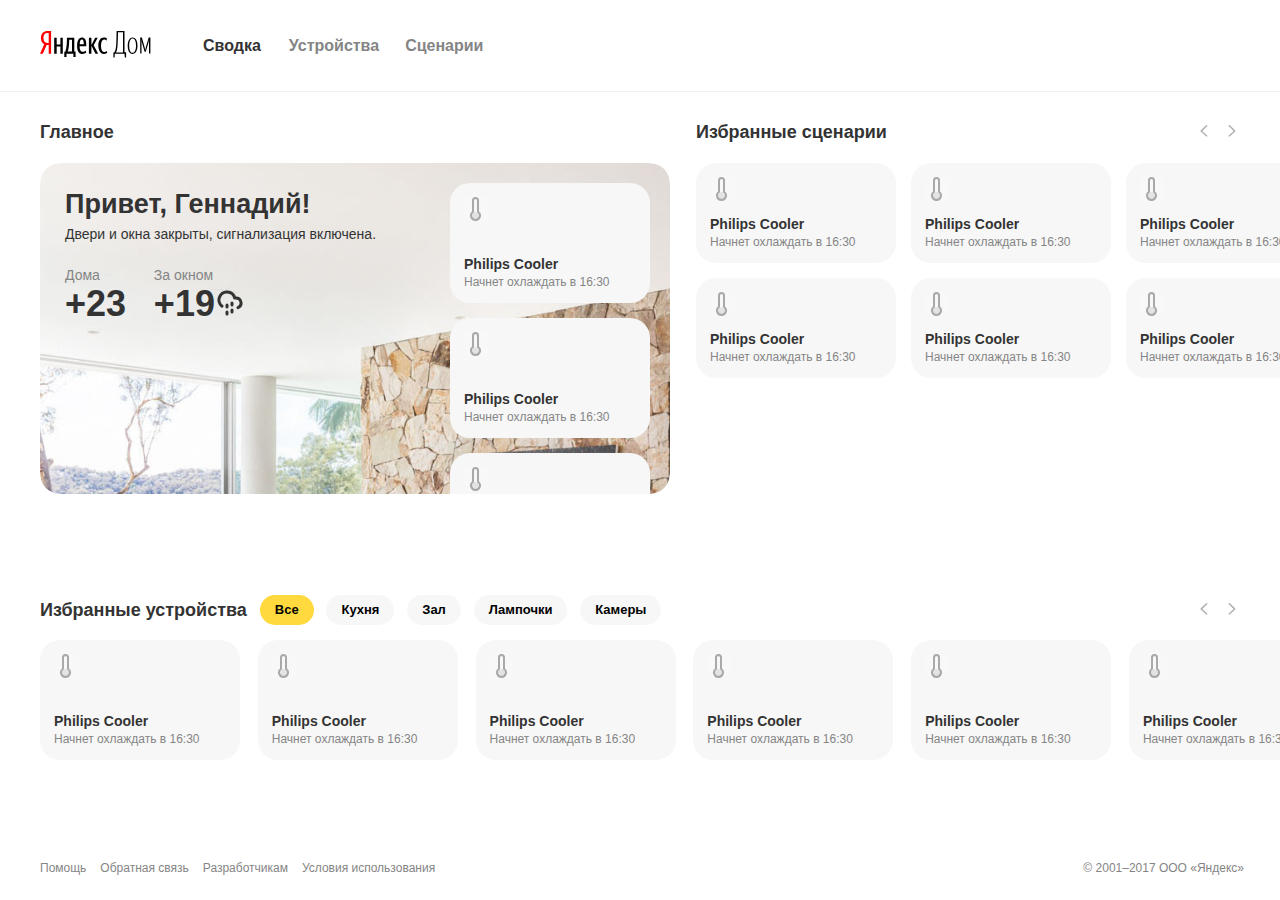
<file: html/index.html>
<!DOCTYPE html>
<html lang="ru">
<head>
    <meta charset="UTF-8">
    <meta name="viewport" content="width=device-width, initial-scale=1.0">
    <meta http-equiv="X-UA-Compatible" content="ie=edge">
    <meta httpequiv="Content-Language" content="ru"> 
    <title>Яндекс Дом</title>
    <link rel="shortcut icon" type="image/gif" href="">
    <link rel="stylesheet" href="../styles/index.css">
</head>
<body>
    <div class="root">
        <img class="burger" src="../icons/icon_list_m@1x.svg" alt="burger-menu">
        <header class="header">
            <a href="#" class="header__logo"><img src="../icons/Яндекс Дом.svg" alt=""></a>
            <nav class="header__menu">
                <div class="header__wrap">
                    <a href="#" class="header__link header__link_active">Сводка</a>
                    <a href="#" class="header__link">Устройства</a>
                    <a href="#" class="header__link">Сценарии</a>
                </div>
            </nav>
        </header>
        <section class="main">
            <h2 class=" h2 main__h2">Главное</h2>
            <div class="main__content">
                <div class="left-side">
                    <h1 class="h1 main__h1">Привет, Геннадий!</h1>
                    <p class="p main__p">Двери и окна закрыты, сигнализация включена.</p>
                    <div class="temp">
                        <p class="temp__category">Дома</p>
                        <p class="temp__number">+23</p>
                    </div>
                    <div class="temp">
                        <p class="temp__category">За окном</p>
                        <p class="temp__number">+19 <img class="temp__icon" src="../icons/cloud-drizzle.svg" alt=""> </p>
                    </div>
                </div>
                <div class="main__cards">
                    <div class="card main__card">
                        <div class="card__wrapper main__wrapper">
                            <img class="card__icon" src="../icons/icon_temperature.svg" alt="">
                            <div class="card__text">
                                <h3 class="card__h3">Philips Cooler</h3>
                                <p class="card__p">Начнет охлаждать в 16:30</p>
                            </div>
                        </div>
                    </div>
                    <div class="card main__card">
                        <div class="card__wrapper main__wrapper">
                            <img class="card__icon" src="../icons/icon_temperature.svg" alt="">
                            <div class="card__text">
                                <h3 class="card__h3">Philips Cooler</h3>
                                <p class="card__p">Начнет охлаждать в 16:30</p>
                            </div>
                        </div>
                    </div>
                    <div class="card main__card">
                        <div class="card__wrapper main__wrapper">
                            <img class="card__icon" src="../icons/icon_temperature.svg" alt="">
                            <div class="card__text">
                                <h3 class="card__h3">Philips Cooler</h3>
                                <p class="card__p">Начнет охлаждать в 16:30</p>
                            </div>
                        </div>
                    </div>
                    <div class="card main__card">
                        <div class="card__wrapper main__wrapper">
                            <img class="card__icon" src="../icons/icon_temperature.svg" alt="">
                            <div class="card__text">
                                <h3 class="card__h3">Philips Cooler</h3>
                                <p class="card__p">Начнет охлаждать в 16:30</p>
                            </div>
                        </div>
                    </div>
                </div>
            </div>
        </section>
        <section class="favorite-scripts">
            <div class="between-wrapper">
                <h2 class="h2 favorite-scripts__h2">Избранные сценарии</h2>
                <div id="arrows1" class="arrows favorite-scripts__arrows">
                    <svg id="left1" class="arrow arrow-left" version="1.1" xmlns="http://www.w3.org/2000/svg" xmlns:xlink="http://www.w3.org/1999/xlink" x="0px" y="0px"
                    viewBox="0 0 9 14" style="enable-background:new 0 0 9 14;" xml:space="preserve">
                        <path id="three" d="M0.6,6.9c0-0.4,0.2-0.7,0.5-0.9l5.8-5.4c0.4-0.3,0.9-0.3,1.2,0c0.3,0.3,0.3,0.8,0,1.1c0,0,0,0,0,0L2.6,6.9L8.1,12
                        c0.3,0.3,0.3,0.8,0,1.1c0,0,0,0,0,0c-0.4,0.3-0.9,0.3-1.2,0L1.1,7.8C0.8,7.6,0.6,7.2,0.6,6.9z"/>
                    </svg>
                    <svg id="right1" class="arrow arrow-right arrow_active" version="1.1" xmlns="http://www.w3.org/2000/svg" xmlns:xlink="http://www.w3.org/1999/xlink" x="0px" y="0px"
                    viewBox="0 0 9 14" style="enable-background:new 0 0 9 14;" xml:space="preserve">
                    <path d="M7.8,7.8L2,13.1c-0.3,0.3-0.8,0.3-1.2,0l0,0c-0.3-0.3-0.3-0.8,0-1.1l5.5-5.1L0.8,1.7l0,0c-0.3-0.3-0.3-0.8,0-1.1
                    s0.8-0.3,1.2,0L7.8,6c0.3,0.2,0.5,0.5,0.5,0.9C8.3,7.2,8.1,7.6,7.8,7.8z"/>
                    </svg>
                </div>
            </div>
            <div id="scrollContainer1" class="favorite-scripts__cards"> 
                <div class="card favorite-scripts__card">
                    <div class="card__wrapper favorite-scripts__wrapper">
                        <img class="card__icon" src="../icons/icon_temperature.svg" alt="">
                        <div class="card__text">
                            <h3 class="card__h3">Philips Cooler</h3>
                            <p class="card__p">Начнет охлаждать в 16:30</p>
                        </div>
                    </div>
                </div>
                <div class="card favorite-scripts__card">
                    <div class="card__wrapper favorite-scripts__wrapper">
                        <img class="card__icon" src="../icons/icon_temperature.svg" alt="">
                        <div class="card__text">
                            <h3 class="card__h3">Philips Cooler</h3>
                            <p class="card__p">Начнет охлаждать в 16:30</p>
                        </div>
                    </div>
                </div>
                <div class="card favorite-scripts__card">
                    <div class="card__wrapper favorite-scripts__wrapper">
                        <img class="card__icon" src="../icons/icon_temperature.svg" alt="">
                        <div class="card__text">
                            <h3 class="card__h3">Philips Cooler</h3>
                            <p class="card__p">Начнет охлаждать в 16:30</p>
                        </div>
                    </div>
                </div>
                <div class="card favorite-scripts__card">
                    <div class="card__wrapper favorite-scripts__wrapper">
                        <img class="card__icon" src="../icons/icon_temperature.svg" alt="">
                        <div class="card__text">
                            <h3 class="card__h3">Philips Cooler</h3>
                            <p class="card__p">Начнет охлаждать в 16:30</p>
                        </div>
                    </div>
                </div>
                <div class="card favorite-scripts__card">
                    <div class="card__wrapper favorite-scripts__wrapper">
                        <img class="card__icon" src="../icons/icon_temperature.svg" alt="">
                        <div class="card__text">
                            <h3 class="card__h3">Philips Cooler</h3>
                            <p class="card__p">Начнет охлаждать в 16:30</p>
                        </div>
                    </div>
                </div>
                <div class="card favorite-scripts__card">
                    <div class="card__wrapper favorite-scripts__wrapper">
                        <img class="card__icon" src="../icons/icon_temperature.svg" alt="">
                        <div class="card__text">
                            <h3 class="card__h3">Philips Cooler</h3>
                            <p class="card__p">Начнет охлаждать в 16:30</p>
                        </div>
                    </div>
                </div>
                <div class="card favorite-scripts__card">
                    <div class="card__wrapper favorite-scripts__wrapper">
                        <img class="card__icon" src="../icons/icon_temperature.svg" alt="">
                        <div class="card__text">
                            <h3 class="card__h3">Philips Cooler</h3>
                            <p class="card__p">Начнет охлаждать в 16:30</p>
                        </div>
                    </div>
                </div>
                <div class="card favorite-scripts__card">
                    <div class="card__wrapper favorite-scripts__wrapper">
                        <img class="card__icon" src="../icons/icon_temperature.svg" alt="">
                        <div class="card__text">
                            <h3 class="card__h3">Philips Cooler</h3>
                            <p class="card__p">Начнет охлаждать в 16:30</p>
                        </div>
                    </div>
                </div>
            </div>
        </section>
        <section class="favorite-devices">
            <div class="favorite-devices__container">
                <div class="between-wrapper_margin_on">
                    <div class="full-width-wrapper">
                        <h2 class="h2 favorite-devices__h2">Избранные&nbsp;устройства</h2>
                            <div class="favorite-devices__dropdown">
                                <span id="filter-text">Все</span> 
                                <img class="favorite-devices__image" src="../icons/arrow-down.svg" alt="arrow-down">
                            </div>
                            <ul class="filter favorite-devices__filter">
                                <li class="filter__category favorite-devices__category filter__category_active">Все</li>
                                <li class="filter__category favorite-devices__category">Кухня</li>
                                <li class="filter__category favorite-devices__category">Зал</li>
                                <li class="filter__category favorite-devices__category">Лампочки</li>
                                <li class="filter__category favorite-devices__category">Камеры</li>
                            </ul>
                    </div>
                    <div id="arrows2" class="arrows favorite-devices__arrows">
                            <svg id="left2" class="arrow arrow-left" version="1.1" xmlns="http://www.w3.org/2000/svg" xmlns:xlink="http://www.w3.org/1999/xlink" x="0px" y="0px"
                            viewBox="0 0 9 14" style="enable-background:new 0 0 9 14;" xml:space="preserve">
                            <path id="three" d="M0.6,6.9c0-0.4,0.2-0.7,0.5-0.9l5.8-5.4c0.4-0.3,0.9-0.3,1.2,0c0.3,0.3,0.3,0.8,0,1.1c0,0,0,0,0,0L2.6,6.9L8.1,12
                                c0.3,0.3,0.3,0.8,0,1.1c0,0,0,0,0,0c-0.4,0.3-0.9,0.3-1.2,0L1.1,7.8C0.8,7.6,0.6,7.2,0.6,6.9z"/>
                        </svg>
                        <svg id="right2" class="arrow arrow-right arrow_active" version="1.1" xmlns="http://www.w3.org/2000/svg" xmlns:xlink="http://www.w3.org/1999/xlink" x="0px" y="0px"
                            viewBox="0 0 9 14" style="enable-background:new 0 0 9 14;" xml:space="preserve">
                            <path d="M7.8,7.8L2,13.1c-0.3,0.3-0.8,0.3-1.2,0l0,0c-0.3-0.3-0.3-0.8,0-1.1l5.5-5.1L0.8,1.7l0,0c-0.3-0.3-0.3-0.8,0-1.1
                            s0.8-0.3,1.2,0L7.8,6c0.3,0.2,0.5,0.5,0.5,0.9C8.3,7.2,8.1,7.6,7.8,7.8z"/>
                            </svg>
                    </div>
                </div>
            </div>
            <div id="scrollContainer2" class="favorite-devices__cards">
                <div class="card favorite-devices__card">
                    <div class="card__wrapper favorite-devices__wrapper">
                        <img class="card__icon" src="../icons/icon_temperature.svg" alt="">
                        <div class="card__text">
                            <h3 class="card__h3">Philips Cooler</h3>
                            <p class="card__p">Начнет охлаждать в 16:30</p>
                        </div>
                    </div>
                </div>
                <div class="card favorite-devices__card">
                    <div class="card__wrapper favorite-devices__wrapper">
                        <img class="card__icon" src="../icons/icon_temperature.svg" alt="">
                        <div class="card__text">
                            <h3 class="card__h3">Philips Cooler</h3>
                            <p class="card__p">Начнет охлаждать в 16:30</p>
                        </div>
                    </div>
                </div>
                <div class="card favorite-devices__card">
                    <div class="card__wrapper favorite-devices__wrapper">
                        <img class="card__icon" src="../icons/icon_temperature.svg" alt="">
                        <div class="card__text">
                            <h3 class="card__h3">Philips Cooler</h3>
                            <p class="card__p">Начнет охлаждать в 16:30</p>
                        </div>
                    </div>
                </div>
                <div class="card favorite-devices__card">
                    <div class="card__wrapper favorite-devices__wrapper">
                        <img class="card__icon" src="../icons/icon_temperature.svg" alt="">
                        <div class="card__text">
                            <h3 class="card__h3">Philips Cooler</h3>
                            <p class="card__p">Начнет охлаждать в 16:30</p>
                        </div>
                    </div>
                </div>
                <div class="card favorite-devices__card">
                    <div class="card__wrapper favorite-devices__wrapper">
                        <img class="card__icon" src="../icons/icon_temperature.svg" alt="">
                        <div class="card__text">
                            <h3 class="card__h3">Philips Cooler</h3>
                            <p class="card__p">Начнет охлаждать в 16:30</p>
                        </div>
                    </div>
                </div>
                <div class="card favorite-devices__card">
                    <div class="card__wrapper favorite-devices__wrapper">
                        <img class="card__icon" src="../icons/icon_temperature.svg" alt="">
                        <div class="card__text">
                            <h3 class="card__h3">Philips Cooler</h3>
                            <p class="card__p">Начнет охлаждать в 16:30</p>
                        </div>
                    </div>
                </div>
                <div class="card favorite-devices__card">
                    <div class="card__wrapper favorite-devices__wrapper">
                        <img class="card__icon" src="../icons/icon_temperature.svg" alt="">
                        <div class="card__text">
                            <h3 class="card__h3">Philips Cooler</h3>
                            <p class="card__p">Начнет охлаждать в 16:30</p>
                        </div>
                    </div>
                </div>
                <div class="card favorite-devices__card">
                    <div class="card__wrapper favorite-devices__wrapper">
                        <img class="card__icon" src="../icons/icon_temperature.svg" alt="">
                        <div class="card__text">
                            <h3 class="card__h3">Philips Cooler</h3>
                            <p class="card__p">Начнет охлаждать в 16:30</p>
                        </div>
                    </div>
                </div>
                <div class="card favorite-devices__card">
                    <div class="card__wrapper favorite-devices__wrapper">
                        <img class="card__icon" src="../icons/icon_temperature.svg" alt="">
                        <div class="card__text">
                            <h3 class="card__h3">Philips Cooler</h3>
                            <p class="card__p">Начнет охлаждать в 16:30</p>
                        </div>
                    </div>
                </div>
            </div>
        </section>
        <footer class="footer">
            <div class="footer__menu">
                <a href="" class="footer__link">Помощь</a>
                <a href="" class="footer__link">Обратная связь</a>
                <a href="" class="footer__link">Разработчикам</a>
                <a href="" class="footer__link">Условия использования</a>
            </div>
            <p class="footer__copyright">© 2001–2017  ООО «Яндекс»</p>
        </footer>
    </div>
    <div class="popup hide">
        <div class="popup__container">
            <div class="popup__wrap">
                <div class="popup__body">
                    <h1 class="h1 popup__h1">Elgato Eve Degree Connected</h1>
                    <div class="popup__cont">
                        <p id="temp" class="temp__number">+10</p><img class="temp__icon popup__icon" src="../icons/icon_temperature_2@2x.png" alt="">
                    </div>
                </div>
                <p class="p popup__p">Включено</p>
                    <ul class="filter popup__filter">
                        <li class="filter__category popup__category filter__category_active">Все</li>
                        <li class="filter__category popup__category">Кухня</li>
                        <li class="filter__category popup__category">Зал</li>
                        <li class="filter__category popup__category">Лампочки</li>
                        <li class="filter__category popup__category">Камеры</li>
                        <li class="filter__category popup__category filter__category_active">Все</li>
                        <li class="filter__category popup__category">Кухня</li>
                        <li class="filter__category popup__category">Зал</li>
                        <li class="filter__category popup__category">Лампочки</li>
                        <li class="filter__category popup__category">Камеры</li>
                    </ul>
                <div class="popup__range-container">
                    <span class="popup__pre">-10</span>
                    <input id="range" class="range popup__range" type="range" min="-10" max="30" value="+10">
                    <span class="popup__post" >+30</span>
                </div>
            </div>
            <div class="popup__buttons">
                <button class="button button_primary popup__button">Применить</button>
                <button id="close" class="button popup__button">Закрыть</button>
            </div>
        </div>
    </div>
    <script src="../js/script.js" defer></script>
</body>
</html>
</file>
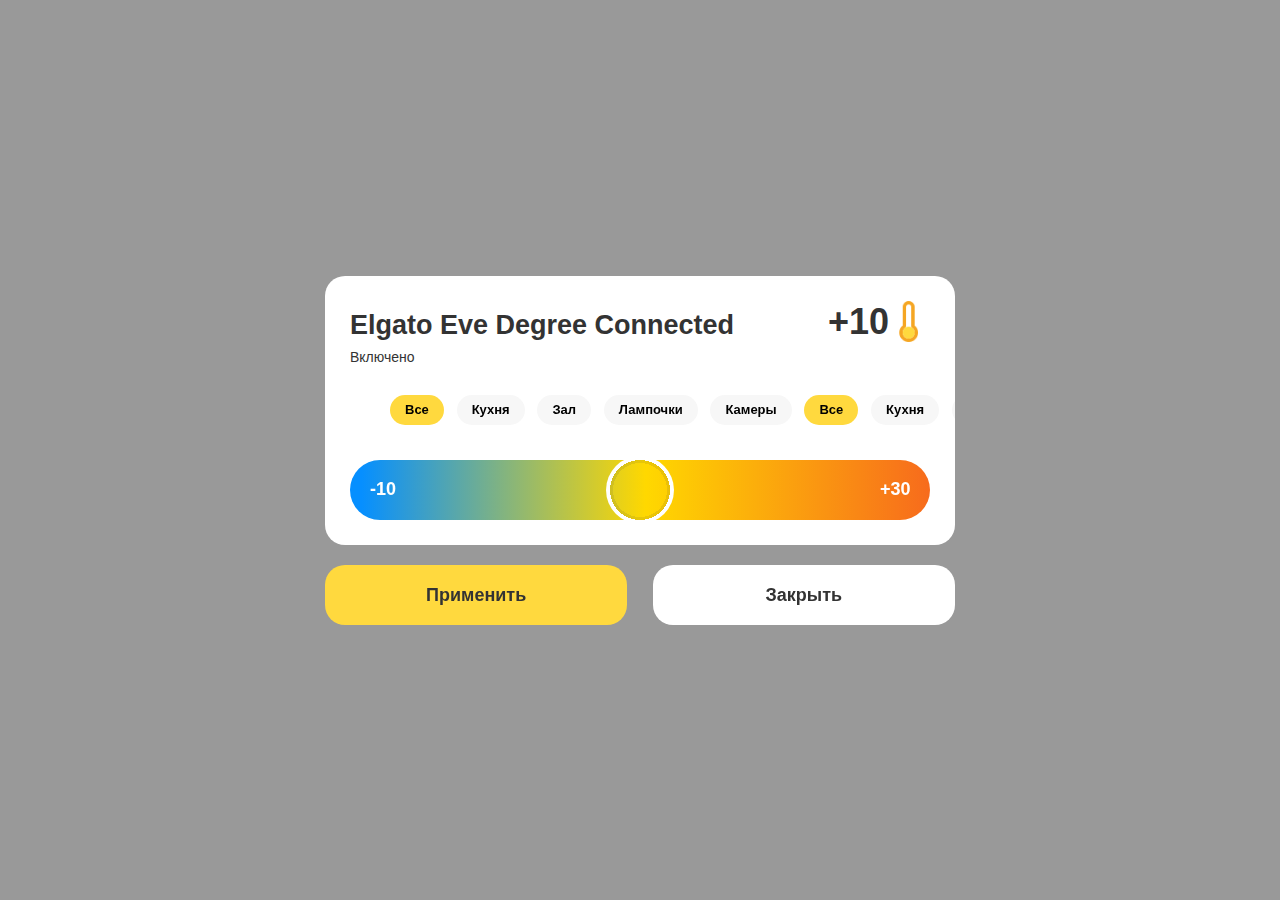
<file: html/popup.html>
<!DOCTYPE html>
<html lang="ru">
<head>
  <meta charset="UTF-8">
  <meta name="viewport" content="width=device-width, initial-scale=1.0">
  <meta http-equiv="X-UA-Compatible" content="ie=edge">
  <title>Document</title>
  <link rel="stylesheet" href="../styles/index.css">
</head>
<body>
  <div class="popup">
    <div class="popup__container">
      <div class="popup__wrap">
        <div class="popup__body">
          <h1 class="h1 popup__h1">Elgato Eve Degree Connected</h1>
          <div class="popup__cont">
            <p id="temp" class="temp__number">+10</p><img class="temp__icon popup__icon" src="../icons/icon_temperature_2@2x.png" alt="">
          </div>
        </div>
        <p class="p popup__p">Включено</p>
        <div class="filter popup__filter">
            <ul class="filter__list popup__list">
                <li class="filter__category popup__category filter__category_active">Все</li>
                <li class="filter__category popup__category">Кухня</li>
                <li class="filter__category popup__category">Зал</li>
                <li class="filter__category popup__category">Лампочки</li>
                <li class="filter__category popup__category">Камеры</li>
                <li class="filter__category popup__category filter__category_active">Все</li>
                <li class="filter__category popup__category">Кухня</li>
                <li class="filter__category popup__category">Зал</li>
                <li class="filter__category popup__category">Лампочки</li>
                <li class="filter__category popup__category">Камеры</li>
            </ul>
        </div>
        <div class="popup__range-container">
          <span class="popup__pre">-10</span>
          <input id="range" class="range popup__range" type="range" min="-10" max="30" value="+10">
          <span class="popup__post" >+30</span>
        </div>
      </div>
      <div class="popup__buttons">
        <button class="button button_primary popup__button">Применить</button>
        <button class="button popup__button">Закрыть</button>
      </div>
    </div>
  </div>
</body>
</html>
</file>
<file: styles/index.css>
html, body {
  margin: 0;
  padding: 0;
  font-size: 10px;
  font-family: Arial, Helvetica, sans-serif;
}

a {
  text-decoration: none;
  cursor: pointer;
}

.h1 {
  color: #333333;
  font-size: 2.7rem;
  line-height: 3.1rem;
  padding-top: 26px;
  padding-bottom: 0;
  padding-left: 25px;
  margin: 0;
}

.h2 {
  color: #333333;
  font-size: 1.8rem;
  line-height: 2.1rem;
  padding-top: 30px;
  padding-bottom: 0;
  margin: 0;
}

.p {
  color: #333333;
  font-size: 1.4rem;
  line-height: 1.6rem;
  padding-top: 6px;
  padding-bottom: 0;
  padding-left: 25px;
  margin: 0;
}

.header, .footer {
  padding-left: 40px;
  display: -webkit-box;
  display: -ms-flexbox;
  display: flex;
  -webkit-box-orient: horizontal;
  -webkit-box-direction: normal;
      -ms-flex-direction: row;
          flex-direction: row;
  -webkit-box-align: center;
      -ms-flex-align: center;
          align-items: center;
  -ms-flex-wrap: nowrap;
      flex-wrap: nowrap;
  -webkit-box-sizing: border-box;
          box-sizing: border-box;
  width: 100%;
}

.root {
  width: 100vw;
  height: 100vh;
  display: -ms-grid;
  display: grid;
  -ms-grid-columns: 1fr 1fr 1fr 1fr;
      grid-template-columns: 1fr 1fr 1fr 1fr;
  -ms-grid-rows: 92px auto auto 64px;
      grid-template-rows: 92px auto auto 64px;
}

.burger {
  display: none;
}

.header {
  grid-column: 1 / -1;
  border-bottom: 1px solid #F0F0F0;
}

.header__wrap {
  display: -webkit-box;
  display: -ms-flexbox;
  display: flex;
  -webkit-box-orient: horizontal;
  -webkit-box-direction: normal;
      -ms-flex-direction: row;
          flex-direction: row;
}

.header__link {
  font-size: 1.6rem;
  font-weight: bold;
  line-height: 2rem;
  color: #333333;
  opacity: .6;
}

.header__link_active {
  opacity: 1;
}

.header__link:nth-child(1) {
  margin-left: 52px;
  margin-right: 28px;
}

.header__link:nth-child(2) {
  margin-right: 26px;
}

.main {
  -ms-grid-column: 1;
  -ms-grid-column-span: 1;
  grid-column: 1 / 2;
  margin-left: 40px;
}

.main__content {
  margin-top: 20px;
  background-image: url(../img/bg@2x.png);
  background-repeat: no-repeat;
  background-position: center;
  border-radius: 20px;
  background-size: cover;
  display: -webkit-box;
  display: -ms-flexbox;
  display: flex;
  -webkit-box-pack: justify;
      -ms-flex-pack: justify;
          justify-content: space-between;
  max-height: 331px;
  width: 630px;
}

.main__cards {
  padding-right: 20px;
  display: -webkit-box;
  display: -ms-flexbox;
  display: flex;
  -webkit-box-orient: vertical;
  -webkit-box-direction: normal;
      -ms-flex-direction: column;
          flex-direction: column;
  -ms-flex-wrap: nowrap;
      flex-wrap: nowrap;
  overflow-y: auto;
  height: auto;
  -webkit-overflow-scrolling: touch;
}

.main__cards::-webkit-scrollbar {
  display: none;
}

.main__card {
  -webkit-box-flex: 0;
      -ms-flex: 0 0 auto;
          flex: 0 0 auto;
}

.main__card:first-child {
  margin-top: 20px;
}

.main__card:last-child {
  margin-bottom: 20px;
}

.main__wrapper {
  height: 120px;
}

.temp {
  display: inline-block;
  padding-left: 25px;
}

.temp__category {
  font-size: 1.4rem;
  line-height: 1.6rem;
  color: #858585;
  padding-top: 25px;
  margin: 0;
}

.temp__number {
  font-size: 3.6rem;
  font-weight: bold;
  line-height: 4.2rem;
  color: #333333;
  padding-top: 0;
  margin: 0;
}

.temp__icon {
  width: 26px;
  height: 26px;
  margin-left: -8px;
}

.card {
  margin-top: 15px;
}

.card__wrapper {
  width: 200px;
  -webkit-box-sizing: border-box;
          box-sizing: border-box;
  background-color: #F7F7F7;
  border-radius: 20px;
  padding: 14px;
  display: -webkit-box;
  display: -ms-flexbox;
  display: flex;
  -webkit-box-orient: vertical;
  -webkit-box-direction: normal;
      -ms-flex-direction: column;
          flex-direction: column;
  -webkit-box-pack: justify;
      -ms-flex-pack: justify;
          justify-content: space-between;
}

.card__wrapper:hover {
  background-color: #ffffff;
  -webkit-box-shadow: 0 2px 6px 0 rgba(197, 186, 186, 0.5);
          box-shadow: 0 2px 6px 0 rgba(197, 186, 186, 0.5);
}

.card__icon {
  -ms-flex-item-align: start;
      align-self: flex-start;
}

.card__h3 {
  color: #333333;
  font-size: 1.4rem;
  line-height: 1.6rem;
  padding: 0;
  margin: 0;
}

.card__p {
  color: #858585;
  font-size: 1.2rem;
  line-height: 1.4rem;
  padding-top: 3px;
  margin: 0;
}

.filter {
  overflow-x: scroll;
  overflow-y: hidden;
  white-space: nowrap;
  padding: 0;
  margin: 0;
  -webkit-overflow-scrolling: touch;
}

.filter::-webkit-scrollbar {
  display: none;
}

.filter__category {
  display: inline-block;
  color: #000000;
  font-size: 1.3rem;
  line-height: 1.5rem;
  font-weight: bold;
  padding: 7px 15px 8px 15px;
  margin: 0 5px;
  background-color: #F7F7F7;
  border-radius: 20px;
  cursor: pointer;
}

.filter__category:first-child {
  margin-left: 0;
}

.filter__category_active {
  background-color: #FFD93E;
}

.favorite-scripts {
  grid-column: 2 / -1;
}

.favorite-scripts__cards {
  display: -webkit-box;
  display: -ms-flexbox;
  display: flex;
  -webkit-box-orient: vertical;
  -webkit-box-direction: normal;
      -ms-flex-direction: column;
          flex-direction: column;
  -ms-flex-wrap: wrap;
      flex-wrap: wrap;
  height: 331px;
  max-width: 640px;
  margin-top: 5px;
  margin-left: 21px;
  overflow-y: scroll;
  -webkit-overflow-scrolling: touch;
  scroll-behavior: smooth;
}

.favorite-scripts__cards::-webkit-scrollbar {
  display: none;
}

.favorite-scripts__card {
  -webkit-box-flex: 0;
      -ms-flex: 0 0 auto;
          flex: 0 0 auto;
  margin-right: 15px;
}

.favorite-scripts__card:nth-child(1), .favorite-scripts__card:nth-child(2) {
  margin-left: 5px;
}

.favorite-scripts__card:last-child {
  margin-right: 10px;
}

.favorite-scripts__wrapper {
  height: 100px;
}

.favorite-devices {
  grid-column: 1/ -1;
}

.favorite-devices__h2 {
  padding: 0;
}

.favorite-devices__cards {
  width: 100%;
  overflow-x: scroll;
  overflow-y: hidden;
  white-space: nowrap;
  height: 140px;
  -webkit-overflow-scrolling: touch;
  scroll-behavior: smooth;
}

.favorite-devices__cards::-webkit-scrollbar {
  display: none;
}

.favorite-devices__card {
  display: inline-block;
  margin-right: 15px;
}

.favorite-devices__card:first-child {
  margin-left: 40px;
}

.favorite-devices__card:last-child {
  margin-right: 40px;
}

.favorite-devices__wrapper {
  height: 120px;
}

.favorite-devices__filter {
  padding-left: 13px;
}

.favorite-devices__dropdown {
  display: none;
  cursor: pointer;
}

.arrows {
  display: -webkit-box;
  display: -ms-flexbox;
  display: flex;
  -ms-flex-wrap: nowrap;
      flex-wrap: nowrap;
}

.arrows_hidden {
  visibility: hidden;
}

.arrow {
  width: 8px;
  height: 14px;
  opacity: .3;
  margin: 0 10px;
}

.arrow:active {
  opacity: 1;
  fill: #333333;
}

.arrow:last-child {
  margin-right: 4px;
}

.full-width-wrapper {
  max-width: calc(100% - 50px);
  height: 30px;
  display: -webkit-box;
  display: -ms-flexbox;
  display: flex;
  -webkit-box-pack: justify;
      -ms-flex-pack: justify;
          justify-content: space-between;
  -webkit-box-align: center;
      -ms-flex-align: center;
          align-items: center;
  padding-top: 30px;
}

.between-wrapper {
  margin-left: 26px;
  margin-right: 40px;
  max-width: 630px;
  display: -webkit-box;
  display: -ms-flexbox;
  display: flex;
  -webkit-box-pack: justify;
      -ms-flex-pack: justify;
          justify-content: space-between;
  -webkit-box-align: baseline;
      -ms-flex-align: baseline;
          align-items: baseline;
  -ms-flex-wrap: nowrap;
      flex-wrap: nowrap;
}

.between-wrapper_margin_on {
  display: -webkit-box;
  display: -ms-flexbox;
  display: flex;
  -webkit-box-pack: justify;
      -ms-flex-pack: justify;
          justify-content: space-between;
  -webkit-box-align: baseline;
      -ms-flex-align: baseline;
          align-items: baseline;
  -ms-flex-wrap: nowrap;
      flex-wrap: nowrap;
  margin: 0 40px;
}

.footer {
  grid-column: 1 / -1;
  -webkit-box-pack: justify;
      -ms-flex-pack: justify;
          justify-content: space-between;
}

.footer__menu {
  display: -webkit-box;
  display: -ms-flexbox;
  display: flex;
  -webkit-box-orient: horizontal;
  -webkit-box-direction: normal;
      -ms-flex-direction: row;
          flex-direction: row;
  -ms-flex-wrap: nowrap;
      flex-wrap: nowrap;
}

.footer__link {
  font-size: 1.2rem;
  color: #858585;
  margin: 0 7px;
}

.footer__link:nth-child(1) {
  margin-left: 0;
}

.footer__copyright {
  font-size: 1.2rem;
  color: #858585;
  margin-right: 36px;
}

.modal-open {
  overflow: hidden;
  position: fixed;
}

.popup {
  position: fixed;
  top: 0;
  bottom: 0;
  right: 0;
  left: 0;
  z-index: 10;
  display: -webkit-box;
  display: -ms-flexbox;
  display: flex;
  -webkit-box-pack: center;
      -ms-flex-pack: center;
          justify-content: center;
  -webkit-box-align: center;
      -ms-flex-align: center;
          align-items: center;
  -webkit-box-sizing: border-box;
          box-sizing: border-box;
  background-color: rgba(51, 51, 51, 0.5);
  overflow: hidden;
}

.popup__container {
  margin: 0 20px;
  max-width: 630px;
  min-width: 100px;
}

.popup__wrap {
  display: -webkit-box;
  display: -ms-flexbox;
  display: flex;
  -webkit-box-orient: vertical;
  -webkit-box-direction: normal;
      -ms-flex-direction: column;
          flex-direction: column;
  border-radius: 20px;
  background-color: #ffffff;
  padding: 25px 0;
}

.popup__body {
  display: -webkit-box;
  display: -ms-flexbox;
  display: flex;
  -webkit-box-pack: justify;
      -ms-flex-pack: justify;
          justify-content: space-between;
  -webkit-box-align: baseline;
      -ms-flex-align: baseline;
          align-items: baseline;
  padding-left: 25px;
  padding-right: 25px;
}

.popup__h1 {
  padding: 0;
  margin: 0;
}

.popup__icon {
  height: 41px;
  width: 41px;
  padding: 0;
  margin: 0;
}

.popup__p {
  padding-left: 25px;
  padding-right: 25px;
}

.popup__cont {
  display: -webkit-box;
  display: -ms-flexbox;
  display: flex;
  -webkit-box-orient: horizontal;
  -webkit-box-direction: normal;
      -ms-flex-direction: row;
          flex-direction: row;
  -webkit-box-pack: end;
      -ms-flex-pack: end;
          justify-content: flex-end;
  -ms-flex-preferred-size: 100px;
      flex-basis: 100px;
  padding-left: 20px;
}

.popup__filter {
  margin: 20px 0 25px 0;
}

.popup__category:first-child {
  margin-left: 25px;
}

.popup__category:last-child {
  margin-right: 25px;
}

.popup__range-container {
  display: -webkit-box;
  display: -ms-flexbox;
  display: flex;
  -webkit-box-orient: horizontal;
  -webkit-box-direction: normal;
      -ms-flex-direction: row;
          flex-direction: row;
  -webkit-box-align: center;
      -ms-flex-align: center;
          align-items: center;
  padding-left: 25px;
  padding-right: 25px;
}

.popup__pre {
  width: 0;
  position: relative;
  left: 20px;
  font-size: 1.8rem;
  line-height: 2.1rem;
  font-weight: bold;
  color: #ffffff;
}

.popup__post {
  width: 0;
  position: relative;
  right: 50px;
  font-size: 1.8rem;
  line-height: 2.1rem;
  font-weight: bold;
  color: #ffffff;
}

.popup__buttons {
  max-width: 630px;
  display: -webkit-box;
  display: -ms-flexbox;
  display: flex;
  -webkit-box-orient: horizontal;
  -webkit-box-direction: normal;
      -ms-flex-direction: row;
          flex-direction: row;
  -webkit-box-pack: justify;
      -ms-flex-pack: justify;
          justify-content: space-between;
}

.range {
  -webkit-appearance: none;
  width: 100%;
  height: 60px;
  outline: none;
  background: -webkit-gradient(linear, left top, right top, color-stop(2%, #068FFF), color-stop(51%, #FFD800), to(#F76B1C));
  background: linear-gradient(90deg, #068FFF 2%, #FFD800 51%, #F76B1C 100%);
  border-radius: 30px;
  padding: 0;
  margin: 0;
}

.range::-webkit-slider-thumb {
  -webkit-appearance: none;
  appearance: none;
  width: 68px;
  height: 68px;
  background: radial-gradient(circle closest-side, transparent 27px, rgba(51, 51, 51, 0.1) 27px, rgba(51, 51, 51, 0.1) 30px, white 30px, white 100%);
  border-radius: 50%;
  border: none;
  cursor: pointer;
}

.button {
  font-size: 1.8rem;
  line-height: 2.1rem;
  font-weight: bold;
  color: #333333;
  text-align: center;
  width: 48%;
  padding-top: 20px;
  padding-bottom: 19px;
  margin: 20px 0 0 0;
  border: none;
  border-radius: 20px;
  background-color: #ffffff;
}

.button:focus {
  outline: none;
}

.button:hover {
  background-color: #F7F7F7;
}

.button_primary {
  background-color: #FFD93E;
}

.button_primary:hover {
  background-color: #FFD11A;
}

@media (max-width: 425px) {
  .root {
    -ms-grid-columns: 100%;
        grid-template-columns: 100%;
    -ms-grid-rows: 64px auto auto auto 200px;
        grid-template-rows: 64px auto auto auto 200px;
  }
  .burger {
    display: block;
    position: absolute;
    top: 25px;
    right: 20px;
  }
  .main, .favorite-scripts, .favorite-devices {
    grid-column: 1 / -1;
  }
  .header {
    border-bottom: none;
    padding: 0 20px;
  }
  .header__menu {
    height: 100vh;
    background-color: rgba(51, 51, 51, 0.5);
    z-index: 10;
    position: fixed;
    top: 0;
    right: 0;
    -webkit-transition: .2s;
    transition: .2s;
  }
  .header__wrap {
    width: 0;
    height: 100vh;
    z-index: 10;
    background-color: #ffffff;
    position: fixed;
    top: 0;
    right: 0;
    padding-top: 20px;
    display: -webkit-box;
    display: -ms-flexbox;
    display: flex;
    -webkit-box-orient: vertical;
    -webkit-box-direction: normal;
        -ms-flex-direction: column;
            flex-direction: column;
    -webkit-box-pack: start;
        -ms-flex-pack: start;
            justify-content: flex-start;
    -webkit-transition: .2s;
    transition: .2s;
  }
  .header__link {
    margin: 10px 0;
    padding-left: 20px;
  }
  .header__link:nth-child(1), .header__link:nth-child(2) {
    margin: 10px 0;
  }
  .main {
    margin: 0 20px;
  }
  .main__h2 {
    display: none;
  }
  .main__content {
    -webkit-box-orient: vertical;
    -webkit-box-direction: normal;
        -ms-flex-direction: column;
            flex-direction: column;
    margin-top: 0;
    width: 100%;
    -webkit-box-sizing: border-box;
            box-sizing: border-box;
  }
  .main__h1 {
    font-size: 1.8rem;
    line-height: 2.1rem;
    padding-top: 21px;
  }
  .main__cards {
    display: block;
    overflow-x: scroll;
    overflow-y: hidden;
    white-space: nowrap;
    min-height: 120px;
    margin: 20px 0;
  }
  .main__card {
    display: inline-block;
    margin: 0 0 0 20px;
  }
  .main__card:first-child {
    margin-top: 0;
  }
  .main__card:last-child {
    margin-bottom: 0;
  }
  .temp__icon {
    width: 18px;
    height: 18px;
    padding-left: 5px;
  }
  .temp__number {
    font-size: 2.4rem;
    line-height: 2.8rem;
  }
  .arrows {
    display: none;
  }
  .favorite-scripts__cards {
    width: 100vw;
    height: 120px;
    margin-left: 0;
    display: block;
    overflow-x: scroll;
    overflow-y: hidden;
    white-space: nowrap;
  }
  .favorite-scripts__card {
    display: inline-block;
  }
  .favorite-scripts__card:first-child {
    margin-left: 20px;
  }
  .favorite-scripts__card:last-child {
    margin-right: 20px;
  }
  .favorite-devices__dropdown {
    display: block;
    color: #000000;
    font-size: 1.3rem;
    line-height: 1.5rem;
    font-weight: bold;
    padding: 7px 15px 8px 15px;
    background-color: #FFD93E;
    border-radius: 20px;
  }
  .favorite-devices__image {
    padding-left: 5px;
  }
  .favorite-devices__card:first-child {
    margin-left: 20px;
  }
  .favorite-devices__card:last-child {
    margin-right: 20px;
  }
  .full-width-wrapper {
    max-width: 100%;
    width: 100%;
  }
  .between-wrapper {
    margin: 0 20px;
  }
  .between-wrapper_margin_on {
    margin: 0 20px;
  }
  .footer {
    padding: 0 20px;
    -webkit-box-orient: vertical;
    -webkit-box-direction: normal;
        -ms-flex-direction: column;
            flex-direction: column;
    -webkit-box-pack: center;
        -ms-flex-pack: center;
            justify-content: center;
  }
  .footer__menu {
    -webkit-box-orient: vertical;
    -webkit-box-direction: normal;
        -ms-flex-direction: column;
            flex-direction: column;
    -webkit-box-pack: center;
        -ms-flex-pack: center;
            justify-content: center;
  }
  .footer__link {
    margin: 0;
    text-align: center;
  }
  .footer__copyright {
    margin-right: 0;
  }
}

@media (max-width: 500px) {
  .popup {
    overflow-y: scroll;
  }
  .popup__container {
    margin-bottom: 20px 0;
  }
  .popup__wrap {
    padding: 20px 0 25px;
    max-width: 370px;
  }
  .popup__body, .popup__p {
    padding-left: 20px;
    padding-right: 20px;
  }
  .popup__h1 {
    font-size: 1.8rem;
    line-height: 2.1rem;
  }
  .popup__p {
    font-size: 1.2rem;
    line-height: 1.4rem;
  }
  .popup__filter {
    margin-top: 15px;
  }
  .popup__category {
    font-weight: normal;
  }
  .popup__range-container {
    padding: 0;
    margin: 25px 0;
    height: 290px;
    width: 100%;
    -webkit-transform: rotate(-90deg);
            transform: rotate(-90deg);
  }
  .popup__pre {
    -webkit-transform: rotate(90deg);
            transform: rotate(90deg);
    top: -13px;
    left: 32px;
  }
  .popup__post {
    -webkit-transform: rotate(90deg);
            transform: rotate(90deg);
    top: -15px;
    left: -35px;
  }
  .popup__buttons {
    -webkit-box-orient: vertical;
    -webkit-box-direction: normal;
        -ms-flex-direction: column;
            flex-direction: column;
  }
  .popup__button {
    width: 100%;
    margin-top: 15px;
  }
  .popup__cont, .popup__cont * {
    display: none;
  }
}

.hide, .hide * {
  display: none;
  position: absolute;
}
/*# sourceMappingURL=index.css.map */
</file>
